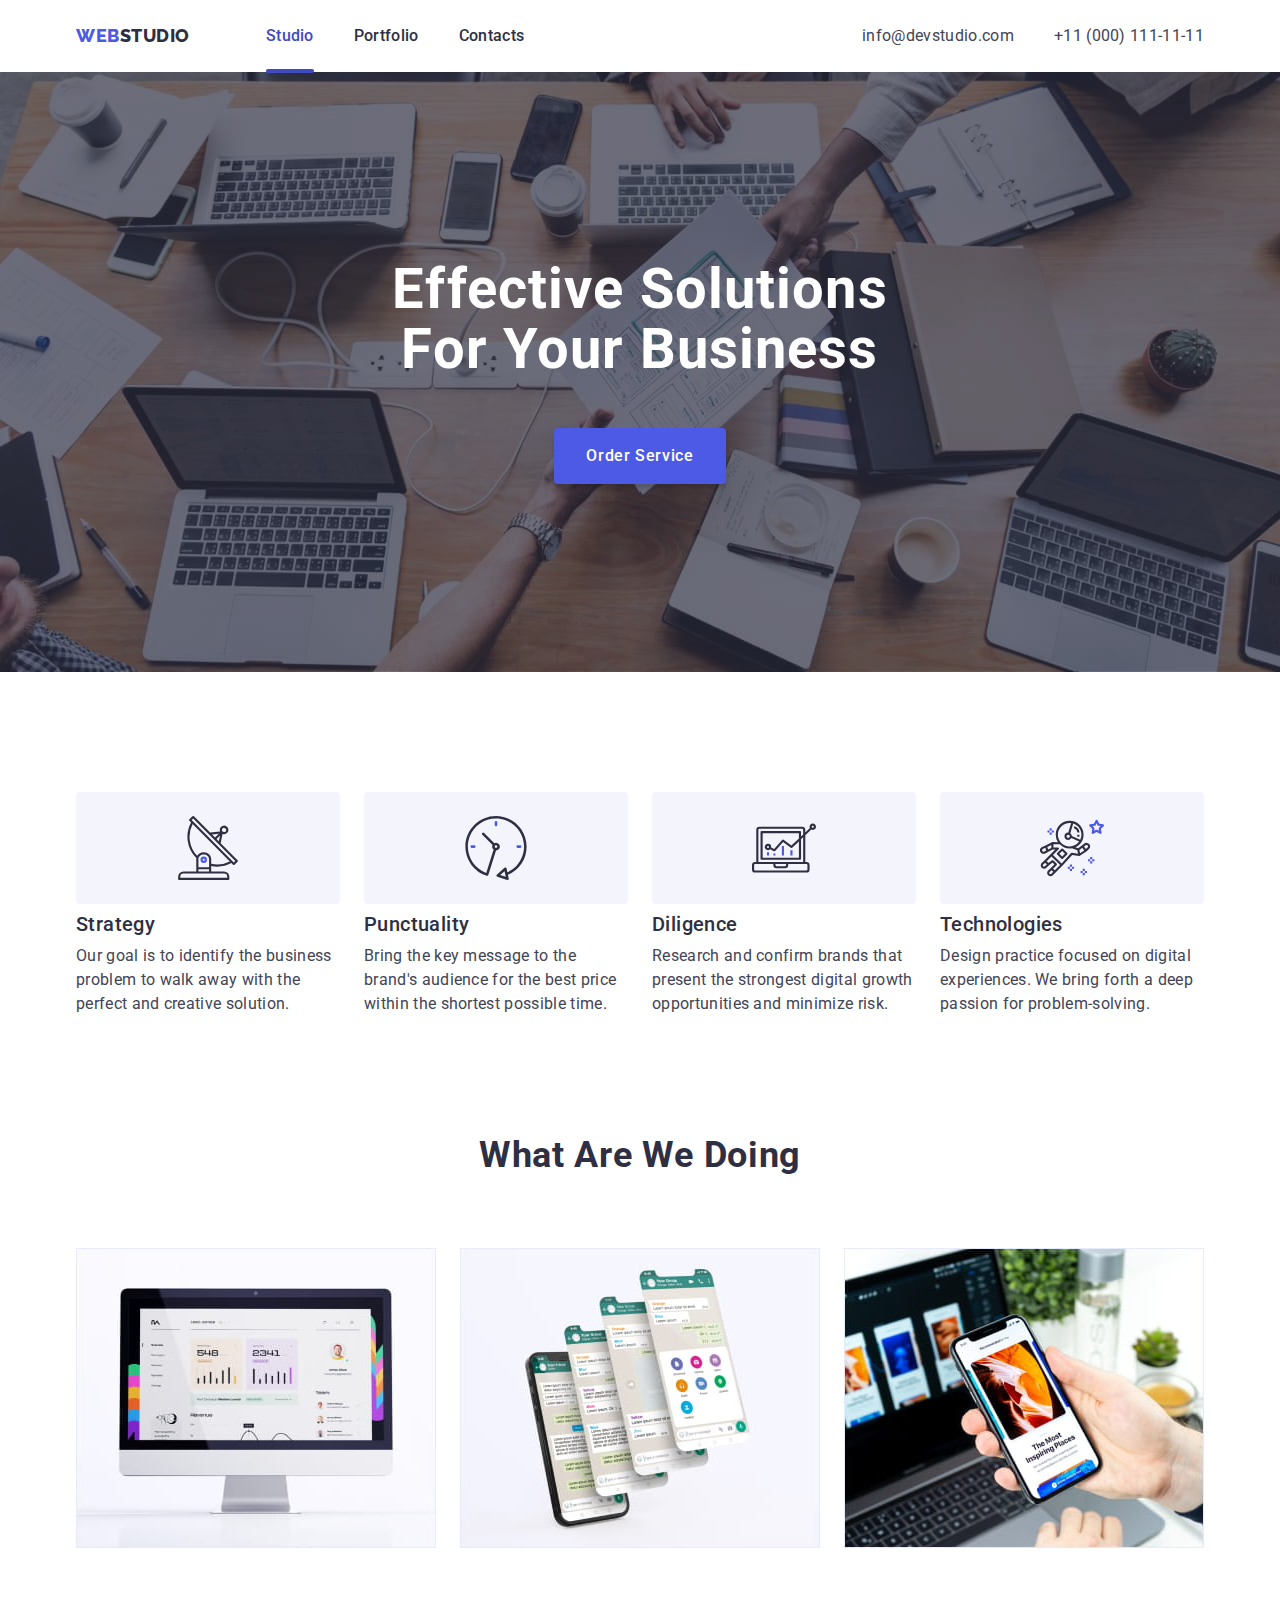
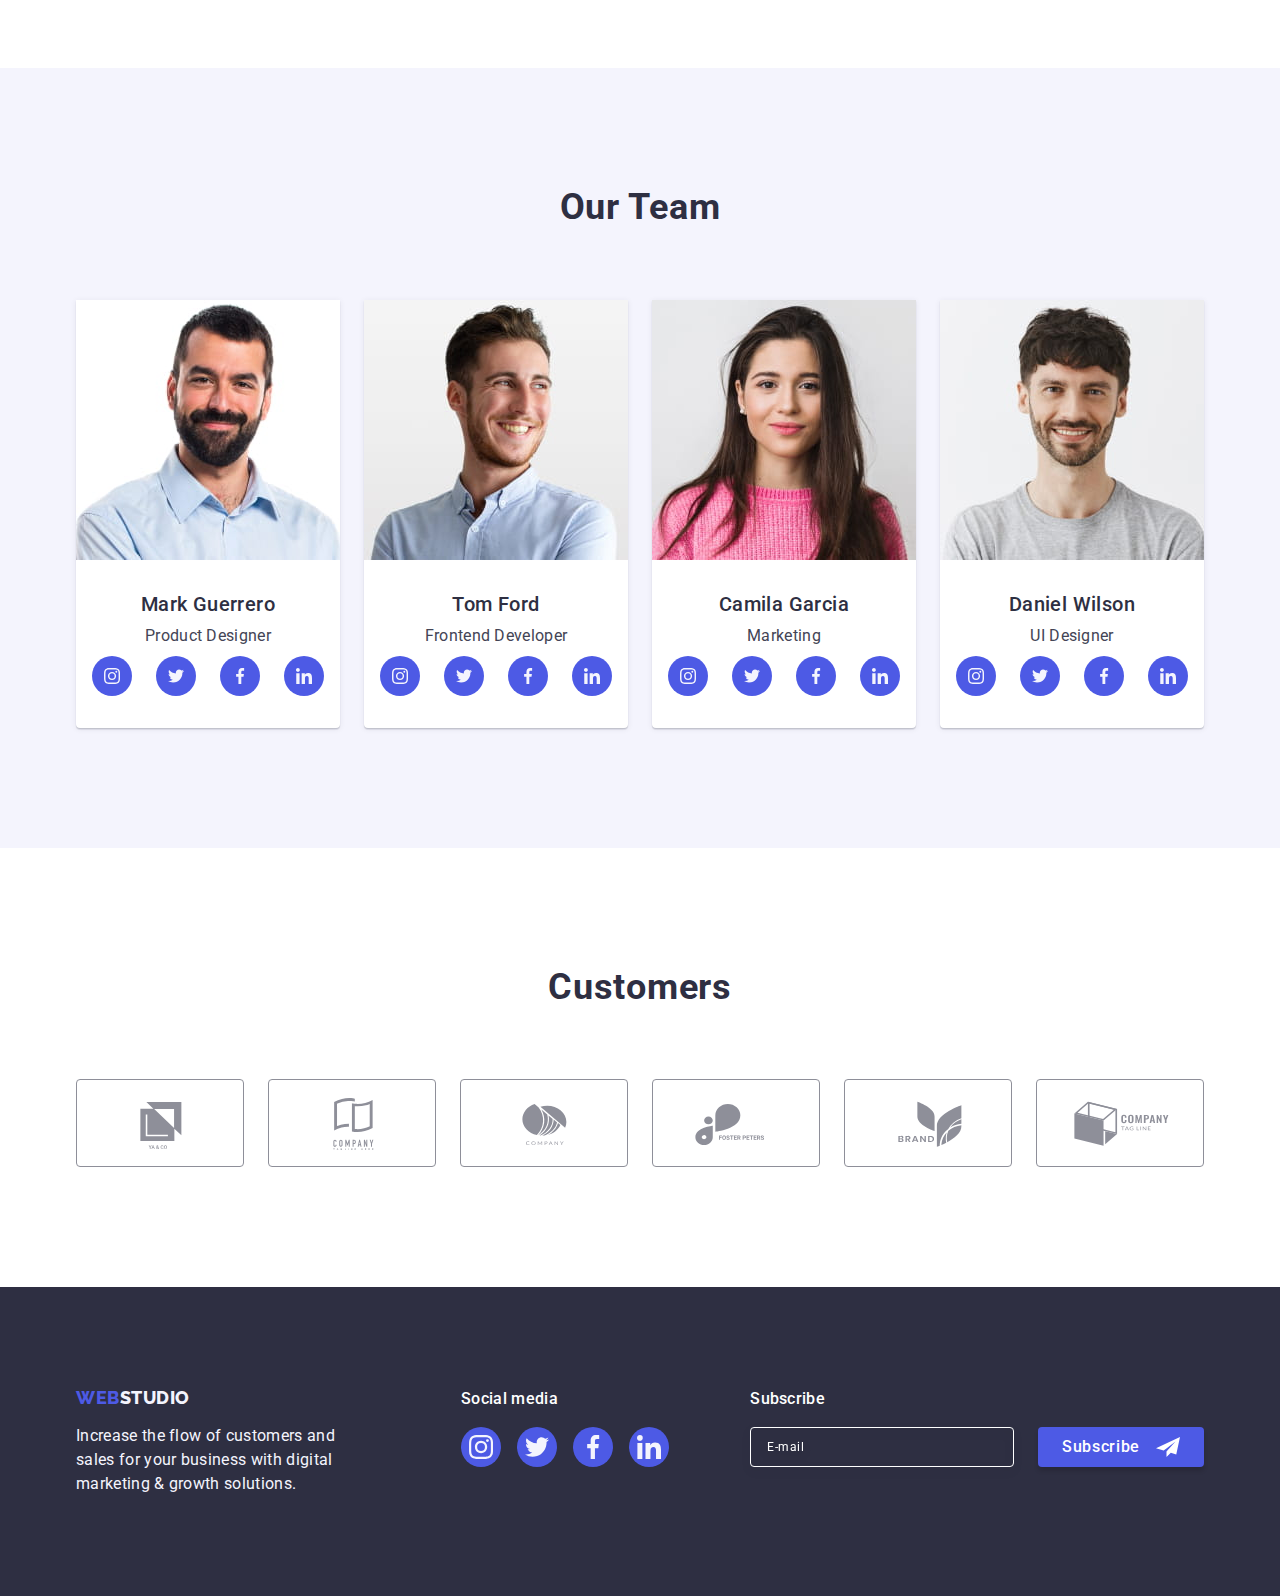
<file: index.html>
<!DOCTYPE html>
<html lang="en">
  <head>
    <meta charset="UTF-8" />
    <meta http-equiv="X-UA-Compatible" content="IE=edge" />
    <meta name="viewport" content="width=device-width, initial-scale=1.0" />
    <title>Web Studio</title>
    <!-- Founts -->
    <link rel="preconnect" href="https://fonts.googleapis.com" />
    <link rel="preconnect" href="https://fonts.gstatic.com" crossorigin />
    <link
      href="https://fonts.googleapis.com/css2?family=Raleway:wght@800&family=Roboto:wght@400;500;700;900&display=swap"
      rel="stylesheet"
    />
    <link
      rel="stylesheet"
      href="https://cdn.jsdelivr.net/npm/modern-normalize@1.1.0/modern-normalize.min.css"
    />
    <!-- Custom styles -->
    <link rel="stylesheet" href="./css/styles.css" />
  </head>
  <body>
    <!-- Header section -->
    <header class="header">
      <div class="header-container container">
        <nav class="header-nav">
          <a class="logo link" href="./index.html"
            >Web<span class="logo-dark">Studio</span></a
          >
          <ul class="header-list list">
            <li class="header-item">
              <a class="header-link link current" href="./index.html">Studio</a>
            </li>
            <li class="header-item">
              <a class="header-link link" href="./portfolio.html">Portfolio</a>
            </li>
            <li class="header-item">
              <a class="header-link link" href="">Contacts</a>
            </li>
          </ul>
        </nav>
        <address class="header-contact">
          <ul class="header-contact-list list">
            <li class="header-contact-item">
              <a
                class="header-contact-link link"
                href="mailto:info@devstudio.com"
                >info@devstudio.com</a
              >
            </li>
            <li class="header-contact-item">
              <a class="header-contact-link link" href="tel:+110001111111"
                >+11 (000) 111-11-11</a
              >
            </li>
          </ul>
        </address>
      </div>
    </header>
    <main>
      <!-- Hero section -->
      <section class="hero">
        <div class="container">
          <h1 class="hero-title title">
            Effective Solutions for Your Business
          </h1>
          <button class="hero-btn btn btn-dark" type="button" data-modal-open>
            Order Service
          </button>
        </div>
      </section>
      <!-- Features section -->
      <section class="features section">
        <div class="container">
          <h2 class="title visually-hidden">Features</h2>
          <ul class="features-list list card-set">
            <li class="features-item card-set-item">
              <div class="features-icon">
                <svg class="features-svg" width="64" height="64">
                  <use href="./images/icons.svg#features1-antenna"></use>
                </svg>
              </div>
              <h3 class="features-subtitle">Strategy</h3>
              <p class="features-undersubtitle">
                Our goal is to identify the business problem to walk away with
                the perfect and creative solution.
              </p>
            </li>
            <li class="features-item card-set-item">
              <div class="features-icon">
                <svg class="features-svg" width="64" height="64">
                  <use href="./images/icons.svg#features2-clock"></use>
                </svg>
              </div>
              <h3 class="features-subtitle">Punctuality</h3>
              <p class="features-undersubtitle">
                Bring the key message to the brand's audience for the best price
                within the shortest possible time.
              </p>
            </li>
            <li class="features-item card-set-item">
              <div class="features-icon">
                <svg class="features-svg" width="64" height="64">
                  <use href="./images/icons.svg#features3-diagram"></use>
                </svg>
              </div>
              <h3 class="features-subtitle">Diligence</h3>
              <p class="features-undersubtitle">
                Research and confirm brands that present the strongest digital
                growth opportunities and minimize risk.
              </p>
            </li>
            <li class="features-item card-set-item">
              <div class="features-icon">
                <svg class="features-svg" width="64" height="64">
                  <use href="./images/icons.svg#features4-astronaut"></use>
                </svg>
              </div>
              <h3 class="features-subtitle">Technologies</h3>
              <p class="features-undersubtitle">
                Design practice focused on digital experiences. We bring forth a
                deep passion for problem-solving.
              </p>
            </li>
          </ul>
        </div>
      </section>
      <!-- Product section -->
      <section class="product section">
        <div class="container">
          <h2 class="title">What are we doing</h2>
          <ul class="product-list list card-set">
            <li class="product-item card-set-item">
              <img
                class="product-img"
                src="./images/product/img-1.jpg"
                alt="Website development"
              />
            </li>
            <li class="product-item card-set-item">
              <img
                class="product-img"
                src="./images/product/img-2.jpg"
                alt="Mobile application development"
              />
            </li>
            <li class="product-item card-set-item">
              <img
                class="product-img"
                src="./images/product/img-3.jpg"
                alt="Commercial development"
              />
            </li>
          </ul>
        </div>
      </section>
      <!-- Team section -->
      <section class="team section">
        <div class="container">
          <h2 class="title">Our Team</h2>
          <ul class="team-list list card-set">
            <li class="team-item card-set-item">
              <img
                class="team-img"
                src="./images/team/img-1.jpg"
                alt="Product Designer - Foto"
              />
              <div class="team-wrapper">
                <h3 class="team-subtitle">Mark Guerrero</h3>
                <p class="team-undersubtitle">Product Designer</p>
                <ul class="socials list">
                  <li class="socials-item">
                    <a
                      class="socials-link link"
                      href="https://instagram.com"
                      target="_blank"
                      rel="noopener noreferrer"
                      aria-label="Instagram icon"
                    >
                      <svg class="socials-icon" width="16" height="16">
                        <use href="./images/icons.svg#social1-instagram"></use>
                      </svg>
                    </a>
                  </li>
                  <li class="socials-item">
                    <a
                      class="socials-link link"
                      href="https://twitter.com"
                      target="_blank"
                      rel="noopener noreferrer"
                      aria-label="Twitter icon"
                    >
                      <svg class="socials-icon" width="16" height="16">
                        <use href="./images/icons.svg#social2-twitter"></use>
                      </svg>
                    </a>
                  </li>
                  <li class="socials-item">
                    <a
                      class="socials-link link"
                      href="https://facebook.com"
                      target="_blank"
                      rel="noopener noreferrer"
                      aria-label="Facebook icon"
                    >
                      <svg class="socials-icon" width="16" height="16">
                        <use href="./images/icons.svg#social3-facebook"></use>
                      </svg>
                    </a>
                  </li>
                  <li class="socials-item">
                    <a
                      class="socials-link link"
                      href="https://linkedin.com"
                      target="_blank"
                      rel="noopener noreferrer"
                      aria-label="Linkedin icon"
                    >
                      <svg class="socials-icon" width="16" height="16">
                        <use href="./images/icons.svg#social4-linkedin"></use>
                      </svg>
                    </a>
                  </li>
                </ul>
              </div>
            </li>
            <li class="team-item card-set-item">
              <img
                class="team-img"
                src="./images/team/img-2.jpg"
                alt="Frontend Developer - Foto"
              />
              <div class="team-wrapper">
                <h3 class="team-subtitle">Tom Ford</h3>
                <p class="team-undersubtitle">Frontend Developer</p>
                <ul class="socials list">
                  <li class="socials-item">
                    <a
                      class="socials-link link"
                      href="https://instagram.com"
                      target="_blank"
                      rel="noopener noreferrer"
                      aria-label="Instagram icon"
                    >
                      <svg class="socials-icon" width="16" height="16">
                        <use href="./images/icons.svg#social1-instagram"></use>
                      </svg>
                    </a>
                  </li>
                  <li class="socials-item">
                    <a
                      class="socials-link link"
                      href="https://twitter.com"
                      target="_blank"
                      rel="noopener noreferrer"
                      aria-label="Twitter icon"
                    >
                      <svg class="socials-icon" width="16" height="16">
                        <use href="./images/icons.svg#social2-twitter"></use>
                      </svg>
                    </a>
                  </li>
                  <li class="socials-item">
                    <a
                      class="socials-link link"
                      href="https://facebook.com"
                      target="_blank"
                      rel="noopener noreferrer"
                      aria-label="Facebook icon"
                    >
                      <svg class="socials-icon" width="16" height="16">
                        <use href="./images/icons.svg#social3-facebook"></use>
                      </svg>
                    </a>
                  </li>
                  <li class="socials-item">
                    <a
                      class="socials-link link"
                      href="https://linkedin.com"
                      target="_blank"
                      rel="noopener noreferrer"
                      aria-label="Linkedin icon"
                    >
                      <svg class="socials-icon" width="16" height="16">
                        <use href="./images/icons.svg#social4-linkedin"></use>
                      </svg>
                    </a>
                  </li>
                </ul>
              </div>
            </li>
            <li class="team-item card-set-item">
              <img
                class="team-img"
                src="./images/team/img-3.jpg"
                alt="Marketing - Foto"
              />
              <div class="team-wrapper">
                <h3 class="team-subtitle">Camila Garcia</h3>
                <p class="team-undersubtitle">Marketing</p>
                <ul class="socials list">
                  <li class="socials-item">
                    <a
                      class="socials-link link"
                      href="https://instagram.com"
                      target="_blank"
                      rel="noopener noreferrer"
                      aria-label="Instagram icon"
                    >
                      <svg class="socials-icon" width="16" height="16">
                        <use href="./images/icons.svg#social1-instagram"></use>
                      </svg>
                    </a>
                  </li>
                  <li class="socials-item">
                    <a
                      class="socials-link link"
                      href="https://twitter.com"
                      target="_blank"
                      rel="noopener noreferrer"
                      aria-label="Twitter icon"
                    >
                      <svg class="socials-icon" width="16" height="16">
                        <use href="./images/icons.svg#social2-twitter"></use>
                      </svg>
                    </a>
                  </li>
                  <li class="socials-item">
                    <a
                      class="socials-link link"
                      href="https://facebook.com"
                      target="_blank"
                      rel="noopener noreferrer"
                      aria-label="Facebook icon"
                    >
                      <svg class="socials-icon" width="16" height="16">
                        <use href="./images/icons.svg#social3-facebook"></use>
                      </svg>
                    </a>
                  </li>
                  <li class="socials-item">
                    <a
                      class="socials-link link"
                      href="https://linkedin.com"
                      target="_blank"
                      rel="noopener noreferrer"
                      aria-label="Linkedin icon"
                    >
                      <svg class="socials-icon" width="16" height="16">
                        <use href="./images/icons.svg#social4-linkedin"></use>
                      </svg>
                    </a>
                  </li>
                </ul>
              </div>
            </li>
            <li class="team-item card-set-item">
              <img
                class="team-img"
                src="./images/team/img-4.jpg"
                alt="UI Designer - Foto"
              />
              <div class="team-wrapper">
                <h3 class="team-subtitle">Daniel Wilson</h3>
                <p class="team-undersubtitle">UI Designer</p>
                <ul class="socials list">
                  <li class="socials-item">
                    <a
                      class="socials-link link"
                      href="https://instagram.com"
                      target="_blank"
                      rel="noopener noreferrer"
                      aria-label="Instagram icon"
                    >
                      <svg class="socials-icon" width="16" height="16">
                        <use href="./images/icons.svg#social1-instagram"></use>
                      </svg>
                    </a>
                  </li>
                  <li class="socials-item">
                    <a
                      class="socials-link link"
                      href="https://twitter.com"
                      target="_blank"
                      rel="noopener noreferrer"
                      aria-label="Twitter icon"
                    >
                      <svg class="socials-icon" width="16" height="16">
                        <use href="./images/icons.svg#social2-twitter"></use>
                      </svg>
                    </a>
                  </li>
                  <li class="socials-item">
                    <a
                      class="socials-link link"
                      href="https://facebook.com"
                      target="_blank"
                      rel="noopener noreferrer"
                      aria-label="Facebook icon"
                    >
                      <svg class="socials-icon" width="16" height="16">
                        <use href="./images/icons.svg#social3-facebook"></use>
                      </svg>
                    </a>
                  </li>
                  <li class="socials-item">
                    <a
                      class="socials-link link"
                      href="https://linkedin.com"
                      target="_blank"
                      rel="noopener noreferrer"
                      aria-label="Linkedin icon"
                    >
                      <svg class="socials-icon" width="16" height="16">
                        <use href="./images/icons.svg#social4-linkedin"></use>
                      </svg>
                    </a>
                  </li>
                </ul>
              </div>
            </li>
          </ul>
        </div>
      </section>
      <!-- Customers section -->
      <section class="customers section">
        <div class="container">
          <h2 class="customers-title title">Customers</h2>
          <ul class="customers-list list">
            <li class="customers-item">
              <a
                class="customers-link link"
                href=""
                target="_blank"
                rel="noopener noreferrer"
                aria-label="Customer icon"
              >
                <svg class="customers-icon" width="104" height="56">
                  <use href="./images/icons.svg#customer1"></use>
                </svg>
              </a>
            </li>
            <li class="customers-item">
              <a
                class="customers-link link"
                href=""
                target="_blank"
                rel="noopener noreferrer"
                aria-label="Customer icon"
              >
                <svg class="customers-icon" width="104" height="56">
                  <use href="./images/icons.svg#customer2"></use>
                </svg>
              </a>
            </li>
            <li class="customers-item">
              <a
                class="customers-link link"
                href=""
                target="_blank"
                rel="noopener noreferrer"
                aria-label="Customer icon"
              >
                <svg class="customers-icon" width="104" height="56">
                  <use href="./images/icons.svg#customer3"></use>
                </svg>
              </a>
            </li>
            <li class="customers-item">
              <a
                class="customers-link link"
                href=""
                target="_blank"
                rel="noopener noreferrer"
                aria-label="Customer icon"
              >
                <svg class="customers-icon" width="104" height="56">
                  <use href="./images/icons.svg#customer4"></use>
                </svg>
              </a>
            </li>
            <li class="customers-item">
              <a
                class="customers-link link"
                href=""
                target="_blank"
                rel="noopener noreferrer"
                aria-label="Customer icon"
              >
                <svg class="customers-icon" width="104" height="56">
                  <use href="./images/icons.svg#customer5"></use>
                </svg>
              </a>
            </li>
            <li class="customers-item">
              <a
                class="customers-link link"
                href=""
                target="_blank"
                rel="noopener noreferrer"
                aria-label="Customer icon"
              >
                <svg class="customers-icon" width="104" height="56">
                  <use href="./images/icons.svg#customer6"></use>
                </svg>
              </a>
            </li>
          </ul>
        </div>
      </section>
    </main>
    <!-- Footer section -->
    <footer class="footer">
      <div class="footer-container container">
        <div class="footer-item">
          <a class="logo link footer-logo" href="./index.html"
            >Web<span class="logo-light">Studio</span></a
          >
          <p class="footer-undersubtitle">
            Increase the flow of customers and sales for your business with
            digital marketing & growth solutions.
          </p>
        </div>
        <div class="footer-item footer-item-socials">
          <p class="footer-item-titel">Social media</p>
          <ul class="socials list socials-footer">
            <li class="socials-item">
              <a
                class="socials-link link socials-link-footer"
                href="https://instagram.com"
                target="_blank"
                rel="noopener noreferrer"
                aria-label="Instagram icon"
              >
                <svg class="socials-icon" width="24" height="24">
                  <use href="./images/icons.svg#social1-instagram"></use>
                </svg>
              </a>
            </li>
            <li class="socials-item">
              <a
                class="socials-link link socials-link-footer"
                href="https://twitter.com"
                target="_blank"
                rel="noopener noreferrer"
                aria-label="Twitter icon"
              >
                <svg class="socials-icon" width="24" height="24">
                  <use href="./images/icons.svg#social2-twitter"></use>
                </svg>
              </a>
            </li>
            <li class="socials-item">
              <a
                class="socials-link link socials-link-footer"
                href="https://facebook.com"
                target="_blank"
                rel="noopener noreferrer"
                aria-label="Facebook icon"
              >
                <svg class="socials-icon" width="24" height="24">
                  <use href="./images/icons.svg#social3-facebook"></use>
                </svg>
              </a>
            </li>
            <li class="socials-item">
              <a
                class="socials-link link socials-link-footer"
                href="https://linkedin.com"
                target="_blank"
                rel="noopener noreferrer"
                aria-label="Linkedin icon"
              >
                <svg class="socials-icon" width="24" height="24">
                  <use href="./images/icons.svg#social4-linkedin"></use>
                </svg>
              </a>
            </li>
          </ul>
        </div>
        <div class="footer-item">
          <p class="footer-item-titel">Subscribe</p>
          <form class="footer-subscribe-form" name="subscribe_form">
            <label class="footer-subscribe-label" for="subscribe_email">
              <input
                class="footer-subscribe-input"
                type="email"
                name="subscribe-email"
                id="subscribe_email"
                placeholder="E-mail"
                pattern="^(?=.*[a-z])(?=.*[A-Z])"
                title="Please use Latin characters."
              />
            </label>
            <button class="footer-subscribe-btn btn" type="submit">
              Subscribe
              <svg
                class="socials-icon footer-subscribe-icon"
                width="24"
                height="24"
              >
                <use href="./images/icons.svg#ui-subscribe"></use>
              </svg>
            </button>
          </form>
        </div>
      </div>
    </footer>
    <!-- Modal window -->
    <div class="backdrop is-hidden" data-modal>
      <div class="modal">
        <button class="modal-close-btn" type="button" data-modal-close>
          <svg class="modal-icon" width="8" height="8">
            <use href="./images/icons.svg#ui-close"></use>
          </svg>
        </button>
        <p class="modal-title">Leave your contacts and we will call you back</p>
        <form class="modal-form" name="signup_form" autocomplete="on">
          <div class="modal-form-wrap-field">
            <label class="modal-form-label" for="user-name">Name</label>
            <div class="modal-form-field">
              <input
                class="modal-form-input"
                type="text"
                name="user-name"
                id="user-name"
                required
                minlength="2"
              />
              <svg class="modal-form-icon" width="18" height="24">
                <use href="./images/icons.svg#ui-person"></use>
              </svg>
            </div>
          </div>
          <div class="modal-form-wrap-field">
            <label class="modal-form-label" for="user-phone">Phone</label>
            <div class="modal-form-field">
              <input
                class="modal-form-input"
                type="tel"
                name="user-phone"
                id="user-phone"
                required
                minlength="12"
                maxlength="12"
              />
              <svg class="modal-form-icon" width="18" height="24">
                <use href="./images/icons.svg#ui-phone"></use>
              </svg>
            </div>
          </div>
          <div class="modal-form-wrap-field">
            <label class="modal-form-label" for="user-email">Email</label>
            <div class="modal-form-field">
              <input
                class="modal-form-input"
                type="email"
                name="user-email"
                id="user-email"
                required
                pattern="^(?=.*[a-z])(?=.*[A-Z])"
                title="Please use Latin characters."
              />
              <svg class="modal-form-icon" width="18" height="24">
                <use href="./images/icons.svg#ui-email"></use>
              </svg>
            </div>
          </div>
          <div class="modal-form-wrap-comm">
            <label class="modal-form-label" for="user-comment">Comment</label>
            <textarea
              class="modal-form-message"
              name="user-comment"
              id="user-comment"
              rows="5"
              placeholder="Text input"
            ></textarea>
          </div>
          <div class="modal-form-wrap-chec">
            <input
              class="modal-form-agreement-box visually-hidden"
              type="checkbox"
              name="user-privacy"
              id="user-privacy"
              value="true"
            />
            <label class="modal-form-agreement-label" for="user-privacy"
              ><span class="modal-form-agreement-box-vis">
                <svg class="modal-form-agreement-icon" width="10" height="8">
                  <use href="./images/icons.svg#ui-check"></use>
                </svg> </span
              >I accept the terms and conditions of the

              <a class="modal-form-agreement-link" href="">Privacy Policy</a>
            </label>
          </div>
          <button class="modal-btn btn" type="submit">Send</button>
        </form>
      </div>
    </div>
    <script src="./js/modal.js"></script>
  </body>
</html>
</file>
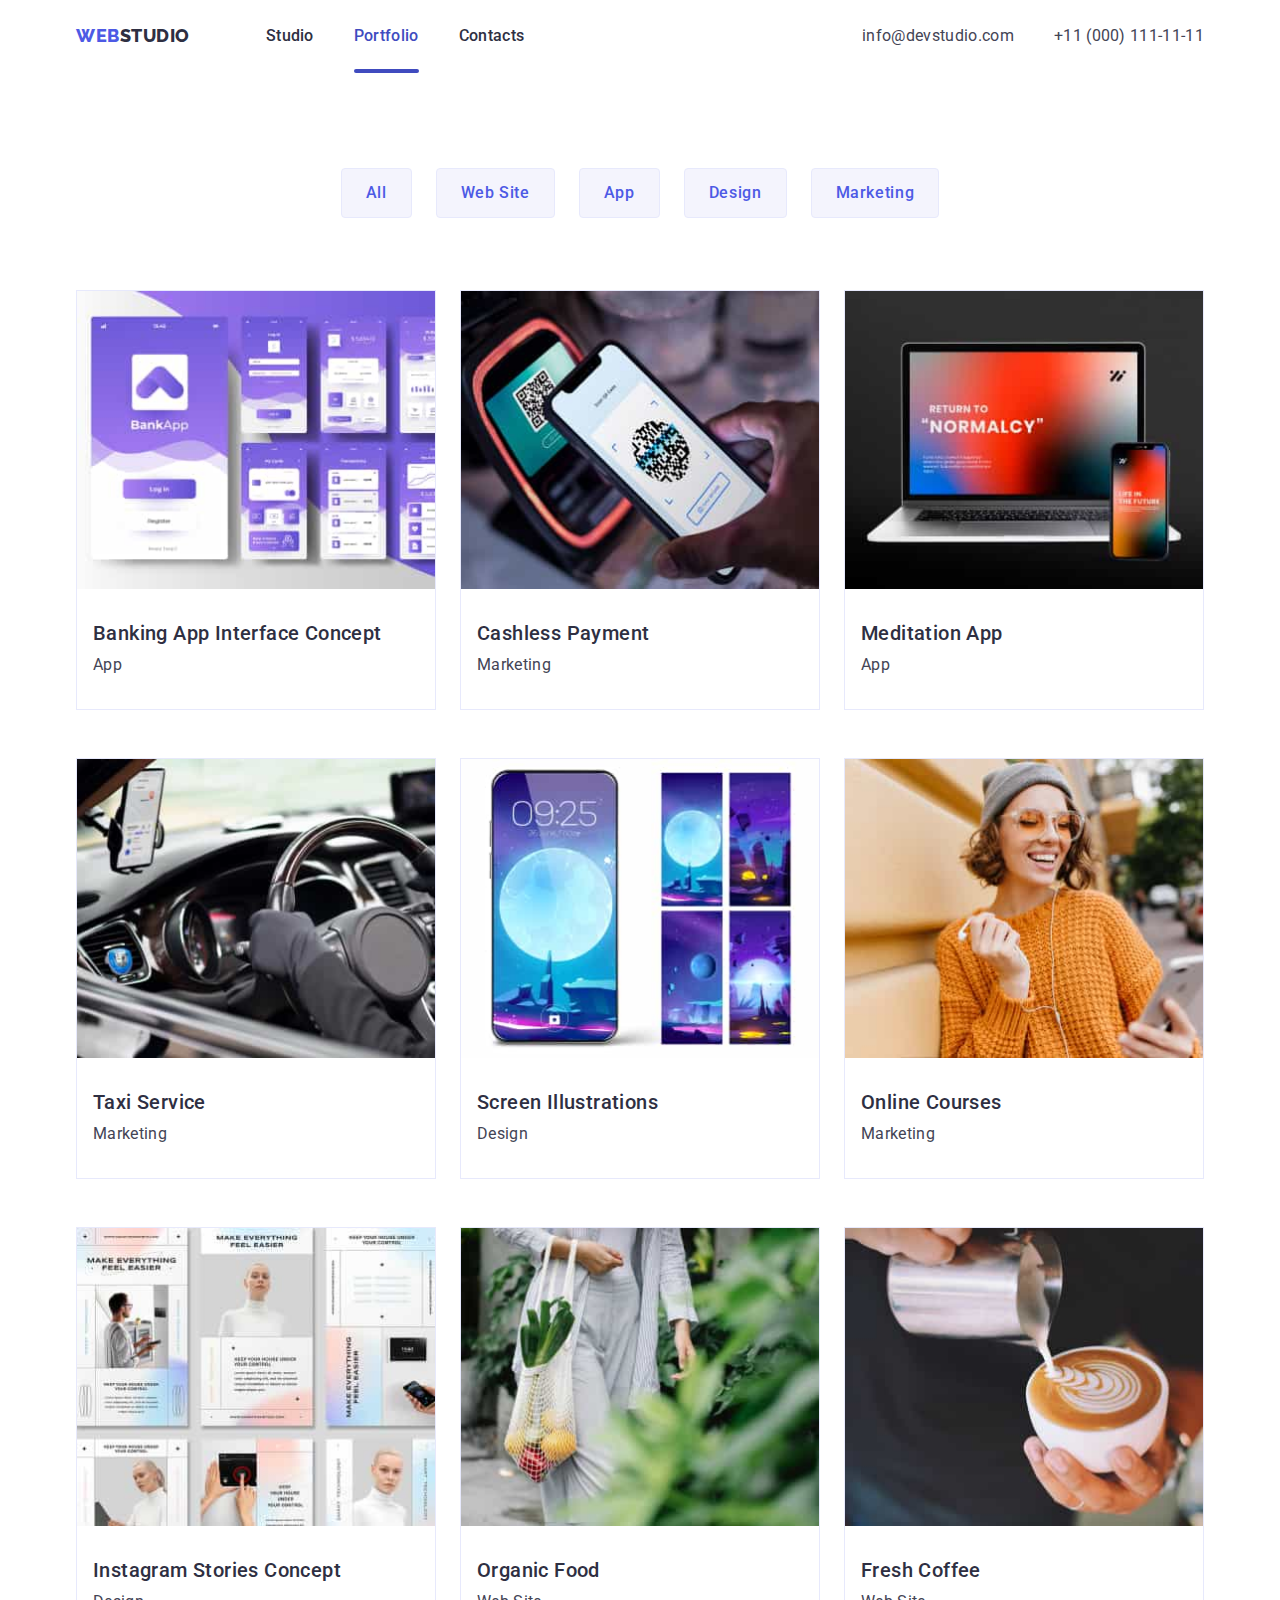
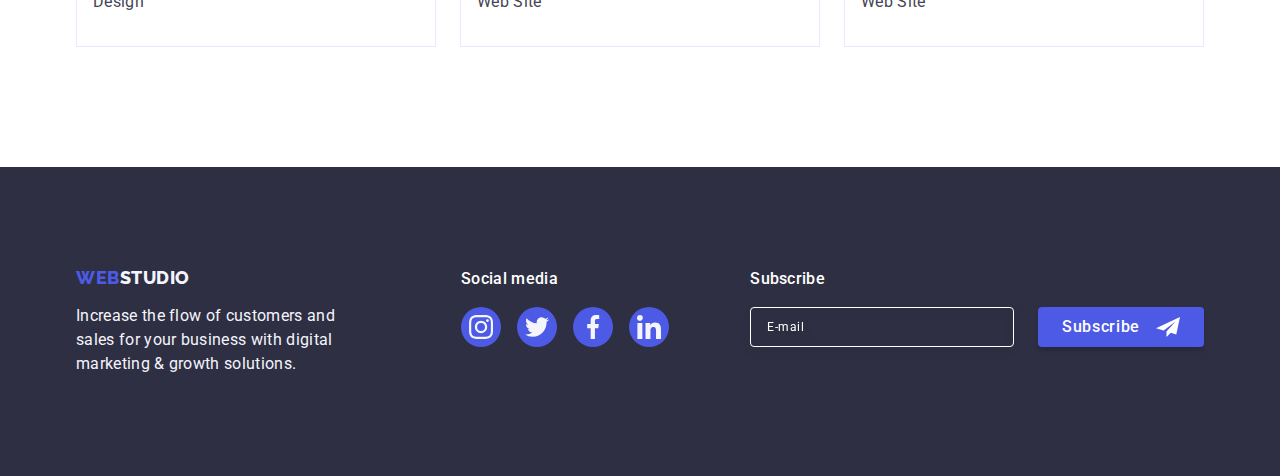
<file: portfolio.html>
<!DOCTYPE html>
<html lang="en">
  <head>
    <meta charset="UTF-8" />
    <meta http-equiv="X-UA-Compatible" content="IE=edge" />
    <meta name="viewport" content="width=device-width, initial-scale=1.0" />
    <title>Web Studio</title>
    <!-- Founts -->
    <link rel="preconnect" href="https://fonts.googleapis.com" />
    <link rel="preconnect" href="https://fonts.gstatic.com" crossorigin />
    <link
      href="https://fonts.googleapis.com/css2?family=Raleway:wght@800&family=Roboto:wght@400;500;700;900&display=swap"
      rel="stylesheet"
    />
    <link
      rel="stylesheet"
      href="https://cdn.jsdelivr.net/npm/modern-normalize@1.1.0/modern-normalize.min.css"
    />
    <!-- Custom styles -->
    <link rel="stylesheet" href="./css/styles.css" />
  </head>
  <body>
    <!-- Header section -->
    <header class="header">
      <div class="header-container container">
        <nav class="header-nav">
          <a class="logo link" href="./index.html"
            >Web<span class="logo-dark">Studio</span></a
          >
          <ul class="header-list list">
            <li class="header-item">
              <a class="header-link link" href="./index.html">Studio</a>
            </li>
            <li class="header-item">
              <a class="header-link link current" href="./portfolio.html"
                >Portfolio</a
              >
            </li>
            <li class="header-item">
              <a class="header-link link" href="">Contacts</a>
            </li>
          </ul>
        </nav>
        <address class="header-contact">
          <ul class="header-contact-list list">
            <li class="header-contact-item">
              <a
                class="header-contact-link link"
                href="mailto:info@devstudio.com"
                >info@devstudio.com</a
              >
            </li>
            <li class="header-contact-item">
              <a class="header-contact-link link" href="tel:+110001111111"
                >+11 (000) 111-11-11</a
              >
            </li>
          </ul>
        </address>
      </div>
    </header>
    <main>
      <!-- Portfolio section -->
      <section class="portfolio section">
        <div class="container">
          <h1 class="title visually-hidden">Portfolio</h1>
          <ul class="portfolio-filter-list list card-set">
            <li class="portfolio-filter-item">
              <button class="portfolio-filter-btn btn" type="button">
                All
              </button>
            </li>
            <li class="portfolio-filter-item">
              <button class="portfolio-filter-btn btn" type="button">
                Web Site
              </button>
            </li>
            <li class="portfolio-filter-item">
              <button class="portfolio-filter-btn btn" type="button">
                App
              </button>
            </li>
            <li class="portfolio-filter-item">
              <button class="portfolio-filter-btn btn" type="button">
                Design
              </button>
            </li>
            <li class="portfolio-filter-item">
              <button class="portfolio-filter-btn btn" type="button">
                Marketing
              </button>
            </li>
          </ul>
          <ul class="portfolio-list list card-set">
            <li class="portfolio-item card-set-item">
              <a class="portfolio-item-link link" href="">
                <div class="portfolio-box">
                  <img
                    class="portfolio-img"
                    src="./images/cv/img-11.jpg"
                    alt="App - Foto"
                  />
                  <p class="portfolio-overlay">
                    14 Stylish and User-Friendly App Design Concepts · Task
                    Manager App · Calorie Tracker App · Exotic Fruit Ecommerce
                    App · Cloud Storage App
                  </p>
                </div>
                <div class="portfolio-wrapper">
                  <h2 class="portfolio-subtitle">
                    Banking App Interface Concept
                  </h2>
                  <p class="portfolio-undersubtitle">App</p>
                </div></a
              >
            </li>
            <li class="portfolio-item card-set-item">
              <a class="portfolio-item-link link" href="">
                <div class="portfolio-box">
                  <img
                    class="portfolio-img"
                    src="./images/cv/img-12.jpg"
                    alt="Marketing - Foto"
                  />
                  <p class="portfolio-overlay">
                    14 Stylish and User-Friendly App Design Concepts · Task
                    Manager App · Calorie Tracker App · Exotic Fruit Ecommerce
                    App · Cloud Storage App
                  </p>
                </div>
                <div class="portfolio-wrapper">
                  <h2 class="portfolio-subtitle">Cashless Payment</h2>
                  <p class="portfolio-undersubtitle">Marketing</p>
                </div></a
              >
            </li>
            <li class="portfolio-item card-set-item">
              <a class="portfolio-item-link link" href="">
                <div class="portfolio-box">
                  <img
                    class="portfolio-img"
                    src="./images/cv/img-13.jpg"
                    alt="App - Foto"
                  />
                  <p class="portfolio-overlay">
                    14 Stylish and User-Friendly App Design Concepts · Task
                    Manager App · Calorie Tracker App · Exotic Fruit Ecommerce
                    App · Cloud Storage App
                  </p>
                </div>
                <div class="portfolio-wrapper">
                  <h2 class="portfolio-subtitle">Meditation App</h2>
                  <p class="portfolio-undersubtitle">App</p>
                </div></a
              >
            </li>
            <li class="portfolio-item card-set-item">
              <a class="portfolio-item-link link" href="">
                <div class="portfolio-box">
                  <img
                    class="portfolio-img"
                    src="./images/cv/img-21.jpg"
                    alt="Marketing - Foto"
                  />
                  <p class="portfolio-overlay">
                    14 Stylish and User-Friendly App Design Concepts · Task
                    Manager App · Calorie Tracker App · Exotic Fruit Ecommerce
                    App · Cloud Storage App
                  </p>
                </div>
                <div class="portfolio-wrapper">
                  <h2 class="portfolio-subtitle">Taxi Service</h2>
                  <p class="portfolio-undersubtitle">Marketing</p>
                </div></a
              >
            </li>
            <li class="portfolio-item card-set-item">
              <a class="portfolio-item-link link" href="">
                <div class="portfolio-box">
                  <img
                    class="portfolio-img"
                    src="./images/cv/img-22.jpg"
                    alt="Design - Foto"
                  />
                  <p class="portfolio-overlay">
                    14 Stylish and User-Friendly App Design Concepts · Task
                    Manager App · Calorie Tracker App · Exotic Fruit Ecommerce
                    App · Cloud Storage App
                  </p>
                </div>
                <div class="portfolio-wrapper">
                  <h2 class="portfolio-subtitle">Screen Illustrations</h2>
                  <p class="portfolio-undersubtitle">Design</p>
                </div></a
              >
            </li>
            <li class="portfolio-item card-set-item">
              <a class="portfolio-item-link link" href="">
                <div class="portfolio-box">
                  <img
                    class="portfolio-img"
                    src="./images/cv/img-23.jpg"
                    alt="Marketing - Foto"
                  />
                  <p class="portfolio-overlay">
                    14 Stylish and User-Friendly App Design Concepts · Task
                    Manager App · Calorie Tracker App · Exotic Fruit Ecommerce
                    App · Cloud Storage App
                  </p>
                </div>
                <div class="portfolio-wrapper">
                  <h2 class="portfolio-subtitle">Online Courses</h2>
                  <p class="portfolio-undersubtitle">Marketing</p>
                </div></a
              >
            </li>
            <li class="portfolio-item card-set-item">
              <a class="portfolio-item-link link" href="">
                <div class="portfolio-box">
                  <img
                    class="portfolio-img"
                    src="./images/cv/img-31.jpg"
                    alt="Design - Foto"
                  />
                  <p class="portfolio-overlay">
                    14 Stylish and User-Friendly App Design Concepts · Task
                    Manager App · Calorie Tracker App · Exotic Fruit Ecommerce
                    App · Cloud Storage App
                  </p>
                </div>
                <div class="portfolio-wrapper">
                  <h2 class="portfolio-subtitle">Instagram Stories Concept</h2>
                  <p class="portfolio-undersubtitle">Design</p>
                </div></a
              >
            </li>
            <li class="portfolio-item card-set-item">
              <a class="portfolio-item-link link" href="">
                <div class="portfolio-box">
                  <img
                    class="portfolio-img"
                    src="./images/cv/img-32.jpg"
                    alt="Web Site - Foto"
                  />
                  <p class="portfolio-overlay">
                    14 Stylish and User-Friendly App Design Concepts · Task
                    Manager App · Calorie Tracker App · Exotic Fruit Ecommerce
                    App · Cloud Storage App
                  </p>
                </div>
                <div class="portfolio-wrapper">
                  <h2 class="portfolio-subtitle">Organic Food</h2>
                  <p class="portfolio-undersubtitle">Web Site</p>
                </div></a
              >
            </li>
            <li class="portfolio-item card-set-item">
              <a class="portfolio-item-link link" href="">
                <div class="portfolio-box">
                  <img
                    class="portfolio-img"
                    src="./images/cv/img-33.jpg"
                    alt="Web Site - Foto"
                  />
                  <p class="portfolio-overlay">
                    14 Stylish and User-Friendly App Design Concepts · Task
                    Manager App · Calorie Tracker App · Exotic Fruit Ecommerce
                    App · Cloud Storage App
                  </p>
                </div>
                <div class="portfolio-wrapper">
                  <h2 class="portfolio-subtitle">Fresh Coffee</h2>
                  <p class="portfolio-undersubtitle">Web Site</p>
                </div></a
              >
            </li>
          </ul>
        </div>
      </section>
    </main>
    <!-- Footer section -->
    <footer class="footer">
      <div class="footer-container container">
        <div class="footer-item">
          <a class="logo link footer-logo" href="./index.html"
            >Web<span class="logo-light">Studio</span></a
          >
          <p class="footer-undersubtitle">
            Increase the flow of customers and sales for your business with
            digital marketing & growth solutions.
          </p>
        </div>
        <div class="footer-item footer-item-socials">
          <p class="footer-item-titel">Social media</p>
          <ul class="socials list socials-footer">
            <li class="socials-item">
              <a
                class="socials-link link socials-link-footer"
                href="https://instagram.com"
                target="_blank"
                rel="noopener noreferrer"
                aria-label="Instagram icon"
              >
                <svg class="socials-icon" width="24" height="24">
                  <use href="./images/icons.svg#social1-instagram"></use>
                </svg>
              </a>
            </li>
            <li class="socials-item">
              <a
                class="socials-link link socials-link-footer"
                href="https://twitter.com"
                target="_blank"
                rel="noopener noreferrer"
                aria-label="Twitter icon"
              >
                <svg class="socials-icon" width="24" height="24">
                  <use href="./images/icons.svg#social2-twitter"></use>
                </svg>
              </a>
            </li>
            <li class="socials-item">
              <a
                class="socials-link link socials-link-footer"
                href="https://facebook.com"
                target="_blank"
                rel="noopener noreferrer"
                aria-label="Facebook icon"
              >
                <svg class="socials-icon" width="24" height="24">
                  <use href="./images/icons.svg#social3-facebook"></use>
                </svg>
              </a>
            </li>
            <li class="socials-item">
              <a
                class="socials-link link socials-link-footer"
                href="https://linkedin.com"
                target="_blank"
                rel="noopener noreferrer"
                aria-label="Linkedin icon"
              >
                <svg class="socials-icon" width="24" height="24">
                  <use href="./images/icons.svg#social4-linkedin"></use>
                </svg>
              </a>
            </li>
          </ul>
        </div>
        <div class="footer-item">
          <p class="footer-item-titel">Subscribe</p>
          <form class="footer-subscribe-form" name="subscribe_form">
            <label class="footer-subscribe-label" for="subscribe_email">
              <input
                class="footer-subscribe-input"
                type="email"
                name="subscribe-email"
                id="subscribe_email"
                placeholder="E-mail"
                pattern="^(?=.*[a-z])(?=.*[A-Z])"
                title="Please use Latin characters."
              />
            </label>
            <button class="footer-subscribe-btn btn" type="submit">
              Subscribe
              <svg
                class="socials-icon footer-subscribe-icon"
                width="24"
                height="24"
              >
                <use href="./images/icons.svg#ui-subscribe"></use>
              </svg>
            </button>
          </form>
        </div>
      </div>
    </footer>
  </body>
</html>
</file>
<file: css/styles.css>
:root {
  /* Text colors */
  --color-txt-main-slate: #434455;
  --color-txt-nav-hover-ocean: #404bbf;
  --color-txt-caption-navy-blue: #2e2f42;
  --color-txt-caption-iris: #4d5ae5;
  --color-txt-caption-cloud: #f4f4fd;
  --color-txt-white: #ffffff;
  /* BG colors */
  --color-bg-white: #ffffff;
  --color-bg-navy-blue: #2e2f42;
  --color-bg-cloud: #f4f4fd;
  --color-bg-iris: #4d5ae5;
  --color-bg-hover-ocean: #404bbf;
  --color-bg-btn-cloud: #f4f4fd;
  --color-bg-green: #31d0aa;
  --color-bg-dairy: #fcfcfc;
  --color-bg-cornflower: #e7e9fc;
  /* Border colors */
  --color-border-white: #ffffff;
  --color-border-cornflower: #e7e9fc;
  --color-border-light-slate: #8e8f99;
  /* Free colors */
  --color-navy-blue-modal: #2e2f42;
  --color-grey: #2e2f42;
  /* Founts */
  --fount-primary: Roboto, sans-serif;
  --fount-secondary: Raleway, sans-serif;
  /* Others var */
  --indent: 24px;
  --item: 4;
  --modal-idx: 10;
  --anim-base: 250ms;
  --anim-timing: cubic-bezier(0.4, 0, 0.2, 1);
}
/* 
  |==========================================================
  | Base styles
  |==========================================================
*/
body {
  font-family: var(--fount-primary);
  font-weight: 400;
  font-size: 16px;
  line-height: 1.5;
  letter-spacing: 0.02em;
  color: var(--color-txt-main-slate);

  background-color: var(--color-bg-white);
}
/* Reset start styles*/
h1,
h2,
h3,
h4,
h5,
h6,
p {
  margin: 0;
}
img {
  display: block;
  width: 100%;
  height: auto;
}
.link {
  text-decoration: none;
  color: currentColor;
}
.list {
  list-style: none;
  margin: 0;
  padding: 0;
}
/* Reset end styles*/
.visually-hidden {
  position: absolute;

  width: 1px;
  height: 1px;
  margin: -1px;
  padding: 0;

  border: 0;
  white-space: nowrap;
  clip-path: inset(100%);
  clip: rect(0 0 0 0);
  overflow: hidden;
}
.container {
  width: 1158px;
  margin-left: auto;
  margin-right: auto;
  padding-left: 15px;
  padding-right: 15px;
}
.section {
  padding-top: 120px;
  padding-bottom: 120px;
}
.logo {
  display: block;
  padding: 24px 0;
  margin-right: 76px;
  align-items: center;

  text-transform: uppercase;
  font-family: var(--fount-secondary);
  font-weight: 800;
  font-size: 18px;
  line-height: 1.17;
  letter-spacing: 0.03em;
  color: var(--color-txt-caption-iris);
}
.logo-light {
  color: var(--color-txt-caption-cloud);
}
.logo-dark {
  color: var(--color-txt-caption-navy-blue);
}
.btn {
  align-items: center;
  min-width: 69px;
  min-height: 48px;
  padding: 11px 23px;

  font-family: inherit;
  font-weight: 500;
  text-align: center;
  letter-spacing: 0.04em;
  font-size: 16px;
  line-height: 1.5;

  background-color: var(--color-bg-btn-cloud);
  border: 1px solid var(--color-border-cornflower);
  border-radius: 4px;

  cursor: pointer;
  transition-property: background-color;
  transition-duration: var(--anim-base);
  transition-timing-function: var(--anim-timing);
  transition-delay: 0ms;
}
.btn:hover,
.btn:focus {
  background-color: var(--color-bg-hover-ocean);
}
.btn-dark {
  background-color: var(--color-bg-iris);
}
.btn-dark:hover,
.btn-dark:focus {
  box-shadow: 0px 4px 4px rgba(0, 0, 0, 0.15);
}
.title {
  margin-bottom: 72px;

  font-weight: 700;
  font-size: 36px;
  line-height: 1.11;
  text-align: center;
  text-transform: capitalize;
  letter-spacing: 0.02em;
  color: var(--color-txt-caption-navy-blue);
}

/* 
  |==========================================================
  | Card set styles
  |==========================================================
*/
.card-set {
  display: flex;
  flex-wrap: wrap;
  gap: var(--indent);
}
.card-set-item {
  width: calc((100% - (var(--indent) * (var(--item) - 1))) / var(--item));
}
/* 
  |==========================================================
  | Header styles
  |==========================================================
*/

.header {
  background-color: var(--color-bg-white);
  box-shadow: 0px 2px 1px rgba(46, 47, 66, 0.08),
    0px 1px 1px rgba(46, 47, 66, 0.16), 0px 1px 6px rgba(46, 47, 66, 0.08);
}
.header-container {
  display: flex;
  align-items: center;
}
.header-nav {
  display: flex;
  align-items: center;
  margin-right: auto;
}
.header-list {
  display: flex;
  align-items: center;
  gap: 40px;

  font-weight: 500;
}
/* 
.header-item {
} 
*/
.header-link {
  position: relative;

  display: block;
  padding: 24px 0;

  color: var(--color-txt-caption-navy-blue);

  transition-property: color;
  transition-duration: var(--anim-base);
  transition-timing-function: var(--anim-timing);
  transition-delay: 0ms;
}
.header-link:hover,
.header-link:focus {
  color: var(--color-txt-nav-hover-ocean);
}
.header-link::after {
  position: absolute;
  bottom: -1px;
  left: 0;

  display: block;
  width: 100%;
  height: 4px;

  content: '';

  border-radius: 2px;
}
.current {
  color: var(--color-txt-nav-hover-ocean);
}

.header-link.current::after {
  background-color: var(--color-bg-hover-ocean);
}

.header-contact {
  font-style: normal;
}
.header-contact-list {
  display: flex;
  align-items: center;
  gap: 40px;
}
/* 
.header-contact-item {
} 
*/
.header-contact-link {
  display: block;
  padding: 24px 0;

  color: var(--color-txt-main-slate);

  transition-property: color;
  transition-duration: var(--anim-base);
  transition-timing-function: var(--anim-timing);
  transition-delay: 0ms;
}
.header-contact-link:hover,
.header-contact-link:focus {
  color: var(--color-txt-nav-hover-ocean);
}
/* 
  |==========================================================
  | Hero styles
  |==========================================================
*/
.hero {
  max-width: 1440px;
  margin-left: auto;
  margin-right: auto;
  padding-top: 188px;
  padding-bottom: 188px;

  background-color: var(--color-bg-navy-blue);
  background-image: linear-gradient(
      rgba(46, 47, 66, 0.7),
      rgba(46, 47, 66, 0.7)
    ),
    url(../images/hero/bg-img.jpg);
  background-repeat: no-repeat;
  background-position: center;
  background-size: cover;
  background-clip: border-box;
}
.hero-title {
  max-width: 496px;
  margin: 0 auto 48px auto;

  font-size: 56px;
  line-height: 1.07;
  color: var(--color-txt-white);
}
.hero-btn {
  display: block;
  min-width: 169px;
  min-height: 56px;
  padding: 16px 32px;
  margin: 0 auto;

  color: var(--color-txt-white);

  border: 0;
  box-shadow: 0px 4px 4px rgba(0, 0, 0, 0.15);
}
/* 
  |==========================================================
  | Features styles
  |==========================================================
*/
.features {
  background-color: var(--color-bg-white);
}
/* 
.features-list {
}
.features-item {
} 
*/
.features-icon {
  display: flex;
  justify-content: center;
  align-items: center;
  width: 264px;
  height: 112px;
  margin-bottom: 8px;

  background: var(--color-bg-cloud);
  border-radius: 4px;
}
/* 
.features-svg {
} 
*/
.features-subtitle {
  margin-bottom: 8px;

  font-weight: 500;
  font-size: 20px;
  line-height: 1.2;
  color: var(--color-txt-caption-navy-blue);
  letter-spacing: 0.02em;
}
/* 
.features-undersubtitle {
} 
*/

/* 
  |==========================================================
  | Product styles
  |==========================================================
*/
.product {
  padding-top: 0;

  background-color: var(--color-bg-white);
}
/* 
.product-list {
} 
*/
.product-item {
  --item: 3;
}
/* 
.product-img {
} 
*/
/* 
  |==========================================================
  | Team styles
  |==========================================================
*/
.team {
  background-color: var(--color-bg-cloud);
}
/* 
.team-list {
} 
*/
.team-item {
  background-color: var(--color-bg-white);
  box-shadow: 0px 1px 6px rgba(46, 47, 66, 0.08),
    0px 1px 1px rgba(46, 47, 66, 0.16), 0px 2px 1px rgba(46, 47, 66, 0.08);
  border-radius: 0px 0px 4px 4px;
}
/* 
.team-img {
} 
*/
.team-wrapper {
  padding: 32px 0;
}
.team-subtitle {
  margin-bottom: 8px;

  font-weight: 500;
  font-size: 20px;
  line-height: 1.2;
  letter-spacing: 0.02em;
  text-align: center;
  color: var(--color-txt-caption-navy-blue);
}
.team-undersubtitle {
  margin-bottom: 8px;

  text-align: center;
}
/* 
  |==========================================================
  | Socials icons styles
  |==========================================================
*/
.socials {
  display: flex;
  justify-content: center;
  gap: 24px;
}
.socials-footer {
  gap: 16px;
}
/* 
.socials-item {
} 
*/
.socials-link {
  display: flex;
  justify-content: center;
  align-items: center;
  width: 40px;
  height: 40px;

  color: var(--color-bg-cloud);

  background-color: var(--color-bg-iris);
  border-radius: 50%;

  transition-property: background-color;
  transition-duration: var(--anim-base);
  transition-timing-function: var(--anim-timing);
  transition-delay: 0ms;
}
.socials-link:hover,
.socials-link:focus {
  background-color: var(--color-bg-hover-ocean);
}
.socials-link-footer:hover,
.socials-link-footer:focus {
  background-color: var(--color-bg-green);
}
.socials-icon {
  fill: currentColor;
}
/* 
  |==========================================================
  | Customers styles
  |==========================================================
*/
/* 
.customers {
}
*/
.customers-list {
  display: flex;
  justify-content: center;
  gap: 24px;
}
.customers-title {
  line-height: 1.1;
}
.customers-link {
  display: flex;
  justify-content: center;
  align-items: center;
  width: 168px;
  height: 88px;

  color: var(--color-border-light-slate);

  border: 1px solid var(--color-border-light-slate);
  border-radius: 4px;

  transition: border-color var(--anim-base) var(--anim-timing),
    color var(--anim-base) var(--anim-timing);
}
.customers-link:hover,
.customers-link:focus {
  color: var(--color-bg-hover-ocean);

  border: 1px solid var(--color-bg-hover-ocean);
}
.customers-icon {
  fill: currentColor;
}
/* 
  |==========================================================
  | Footer styles
  |==========================================================
*/
.footer {
  padding-top: 100px;
  padding-bottom: 100px;

  background-color: var(--color-bg-navy-blue);
}
.footer-container {
  display: flex;
  align-items: baseline;
  flex-wrap: wrap;
  justify-content: space-between;
}
.footer-item {
  margin-right: 0px;
}
.footer-item-socials {
  margin-left: 40px;
}
.footer-item-titel {
  margin-bottom: 16px;

  font-weight: 500;
  color: var(--color-txt-white);
}
.footer-logo {
  display: inline-block;
  padding: 0 0 0 0;
  margin-bottom: 16px;
}
.footer-undersubtitle {
  max-width: 264px;

  color: var(--color-txt-caption-cloud);
}
.footer-subscribe-form {
  display: flex;
  justify-content: center;
  gap: 24px;
}
.footer-subscribe-label {
  cursor: pointer;
}
.footer-subscribe-input {
  width: 264px;
  height: 40px;
  padding: 8px 16px;

  color: var(--color-txt-white);
  font-size: 12px;
  line-height: 1.5;
  letter-spacing: 0.04em;

  border: 1px solid var(--color-border-white);
  filter: drop-shadow(0px 4px 4px rgba(0, 0, 0, 0.15));
  border-radius: 4px;
  background-color: transparent;
  outline: 2px solid transparent;
  outline-offset: -2px;

  transition-property: outline-color;
  transition-duration: var(--anim-base);
  transition-timing-function: var(--anim-timing);
}
.footer-subscribe-input:hover,
.footer-subscribe-input:focus {
  outline-color: var(--color-txt-caption-iris);
}
.footer-subscribe-input::placeholder {
  color: var(--color-txt-white);
  font-size: 12px;
  line-height: 2;
  letter-spacing: 0.04em;
}
.footer-subscribe-btn {
  display: flex;
  flex-direction: row;
  justify-content: center;
  align-items: center;
  min-width: 165px;
  min-height: 40px;
  padding: 8px 24px;

  font-weight: 500;
  letter-spacing: 0.04em;
  color: var(--color-txt-white);

  background-color: var(--color-bg-iris);
  border: 0;
  box-shadow: 0px 4px 4px rgba(0, 0, 0, 0.15);
}
.footer-subscribe-icon {
  margin-left: 16px;
}
/* 
  |==========================================================
  | Portfolio styles
  |==========================================================
*/
.portfolio {
  padding-top: 96px;

  background-color: var(--color-bg-white);
}
.portfolio-list {
  row-gap: 48px;
}
.portfolio-item {
  --item: 3;
}
.portfolio-item-link {
  display: block;

  border: 1px solid var(--color-border-cornflower);

  transition-property: box-shadow;
  transition-duration: var(--anim-base);
  transition-timing-function: var(--anim-timing);
  transition-delay: 0ms;
}
.portfolio-item-link:hover,
.portfolio-item-link:focus {
  box-shadow: 0px 1px 6px rgba(46, 47, 66, 0.08),
    0px 1px 1px rgba(46, 47, 66, 0.16), 0px 2px 1px rgba(46, 47, 66, 0.08);
}
.portfolio-item-link:hover .portfolio-overlay,
.portfolio-item-link:focus .portfolio-overlay {
  transform: translateY(0%);
}
/* 
.portfolio-img {
} 
*/
.portfolio-wrapper {
  padding: 32px 16px;
}
.portfolio-subtitle {
  margin-bottom: 8px;

  font-weight: 500;
  font-size: 20px;
  line-height: 1.2;
  letter-spacing: 0.02em;
  color: var(--color-txt-caption-navy-blue);
}
.portfolio-undersubtitle {
  color: var(--color-txt-main-slate);
}
.portfolio-filter-list {
  margin-bottom: 72px;
  justify-content: center;
  --item: 5;
}
/* 
.portfolio-filter-item {
} */
.portfolio-filter-btn {
  padding: 12px 24px;

  color: var(--color-bg-iris);

  transition-property: color, background-color, border-color, box-shadow;
  transition-duration: var(--anim-base), var(--anim-base), var(--anim-base),
    var(--anim-base);
  transition-timing-function: var(--anim-timing), var(--anim-timing),
    var(--anim-timing), var(--anim-timing);
}
.portfolio-filter-btn:hover,
.portfolio-filter-btn:focus {
  color: var(--color-txt-white);

  border: 1px solid transparent;
  box-shadow: 0px 3px 1px rgba(0, 0, 0, 0.1), 0px 2px 1px rgba(0, 0, 0, 0.08),
    0px 2px 2px rgba(0, 0, 0, 0.12);
}
.portfolio-box {
  position: relative;
  overflow: hidden;
}
.portfolio-overlay {
  position: absolute;
  top: 0;
  left: 0;

  width: 100%;
  height: 100%;
  padding: 40px 32px;

  color: var(--color-txt-caption-cloud);

  background-color: var(--color-bg-iris);

  transform: translateY(101%);
  transition: transform var(--anim-base) var(--anim-timing);
}
.portfolio-item:hover .portfolio-overlay,
.portfolio-item:focus .portfolio-overlay {
  transform: translateY(0%);
}
/* 
  |==========================================================
  | Modal styles
  |==========================================================
*/
.backdrop {
  position: fixed;
  top: 0px;
  left: 0px;
  z-index: var(--modal-idx);

  width: 100%;
  height: 100%;

  background-color: rgba(46, 47, 66, 0.4);

  transition: opacity var(--anim-base) var(--anim-timing),
    visibility var(--anim-base) var(--anim-timing);
}
.backdrop.is-hidden {
  opacity: 0;
  visibility: hidden;
  pointer-events: none;
}
.modal {
  position: absolute;
  top: 50%;
  left: 50%;

  width: 408px;
  min-height: 576px;
  padding: 72px 24px 24px 24px;

  background-color: var(--color-bg-dairy);
  box-shadow: 0px 1px 1px rgba(0, 0, 0, 0.14), 0px 1px 3px rgba(0, 0, 0, 0.12),
    0px 2px 1px rgba(0, 0, 0, 0.2);
  border-radius: 4px;

  transform: translate(-50%, -50%) scale(1);
  transition: transform var(--anim-base) var(--anim-timing);
}
.backdrop.is-hidden .modal {
  transform: translateX(-50%);
}

.modal-close-btn {
  position: absolute;
  top: 24px;
  right: 24px;

  display: flex;
  margin-left: auto;
  justify-content: center;
  align-items: center;
  width: 24px;
  height: 24px;
  padding: 0;

  color: var(--color-navy-blue-modal);

  background-color: var(--color-bg-cornflower);
  border: 1px solid rgba(0, 0, 0, 0.1);
  border-radius: 50%;

  cursor: pointer;
  transition-property: background-color, border;
  transition-duration: var(--anim-base), var(--anim-base);
  transition-timing-function: var(--anim-timing), var(--anim-timing);
  transition-delay: 0ms;
}
.modal-close-btn:hover,
.modal-close-btn:focus {
  color: var(--color-txt-white);

  background-color: var(--color-bg-hover-ocean);
  border: none;
}
.modal-icon {
  fill: currentColor;

  transition: fill var(--anim-base) var(--anim-timing);
}
.modal-title {
  display: block;
  margin-bottom: 16px;

  font-weight: 500;
  text-align: center;

  color: var(--color-txt-caption-navy-blue);
}
/* .modal-form {
} */
.modal-form-wrap-field {
  margin-bottom: 8px;
}
.modal-form-wrap-comm {
  margin-bottom: 16px;
}
.modal-form-wrap-chec {
  margin-bottom: 24px;
}
.modal-form-label {
  display: block;
  margin-bottom: 4px;

  font-size: 12px;
  line-height: 1.17;
  letter-spacing: 0.04em;
  color: var(--color-border-light-slate);
}
.modal-form-field {
  position: relative;
}
.modal-form-input {
  width: 100%;
  height: 40px;
  padding: 0 38px;

  border: 1px solid rgba(46, 47, 66, 0.4);
  border-radius: 4px;
  background-color: transparent;
  outline: 2px solid transparent;
  outline-offset: -2px;

  transition-property: border-color;
  transition-duration: var(--anim-base);
  transition-timing-function: var(--anim-timing);
}
.modal-form-input:hover,
.modal-form-input:focus {
  /* outline-color: var(--color-txt-caption-iris); */
  border-color: var(--color-txt-caption-iris);
}
.modal-form-icon {
  position: absolute;
  top: 50%;
  left: 16px;

  transform: translateY(-50%);
  transition: fill var(--anim-base) var(--anim-timing);
  pointer-events: none;
}
.modal-form-input:hover + .modal-form-icon,
.modal-form-input:focus + .modal-form-icon {
  fill: var(--color-txt-caption-iris);
}
.modal-form-message {
  display: block;
  width: 100%;
  min-height: 120px;
  padding: 8px 16px;
  margin-bottom: 16px;

  font-size: 12px;
  line-height: 1.17;
  letter-spacing: 0.04em;
  color: rgba(46, 47, 66, 0.4);

  border: 1px solid rgba(46, 47, 66, 0.4);
  border-radius: 4px;
  background-color: transparent;
  outline: 2px solid transparent;
  outline-offset: -2px;

  transition-property: border-color;
  transition-duration: var(--anim-base);
  transition-timing-function: var(--anim-timing);
  resize: none;
}
.modal-form-message::placeholder {
  font-size: 12px;
  line-height: 1.17;
  letter-spacing: 0.04em;
  color: rgba(46, 47, 66, 0.4);
}
.modal-form-message:hover,
.modal-form-message:focus {
  border-color: var(--color-txt-caption-iris);
}
.modal-form-agreement-label {
  font-size: 12px;
  line-height: 1.17;
  letter-spacing: 0.04em;
  color: var(--color-border-light-slate);
  cursor: pointer;
}
/* .modal-form-agreement-box {

} */
.modal-form-agreement-box:checked
  + .modal-form-agreement-label
  > .modal-form-agreement-box-vis {
  background-color: var(--color-bg-hover-ocean);
  border: none;
  fill: var(--color-bg-white);
}
/* .modal-form-agreement-icon {
}
*/
.modal-form-agreement-box-vis {
  display: inline-flex;
  align-items: center;
  justify-content: center;

  width: 16px;
  height: 16px;
  margin-right: 8px;
  border: 1px solid rgba(46, 47, 66, 0.4);
  border-radius: 2px;
  fill: transparent;

  transition: background-color var(--anim-base) var(--anim-timing),
    border var(--anim-base) var(--anim-timing),
    fill var(--anim-base) var(--anim-timing);
}
.modal-form-agreement-link {
  color: var(--color-txt-caption-iris);
}
.modal-btn {
  display: block;
  min-width: 169px;
  min-height: 56px;
  padding: 16px 32px;
  margin: 0 auto;

  font-weight: 500;
  letter-spacing: 0.04em;
  color: var(--color-txt-white);

  background-color: var(--color-bg-iris);
  border: 0;
  box-shadow: 0px 4px 4px rgba(0, 0, 0, 0.15);
}
</file>
